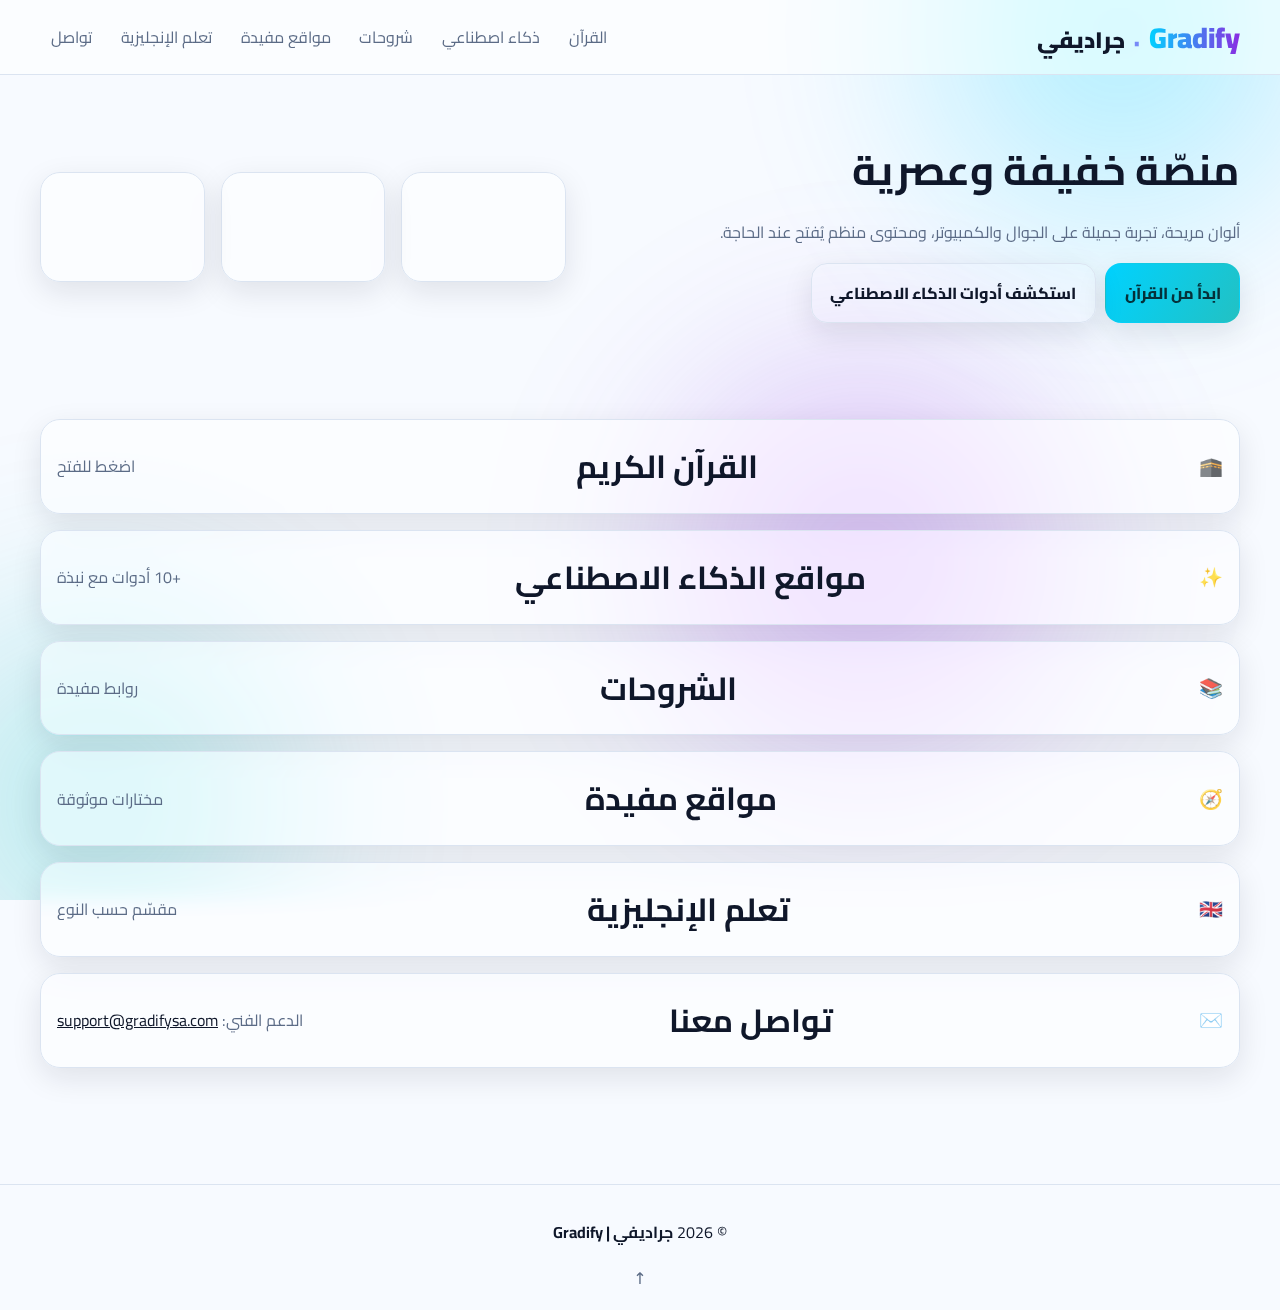
<file: index_single_full_v3_4.html>
<!doctype html>
<html lang="ar" dir="rtl">
<head>
<meta charset="utf-8">
<meta name="viewport" content="width=device-width, initial-scale=1, viewport-fit=cover">
<title>جراديفي | Gradify — موقع موحّد (ملف واحد)</title>
<link href="https://fonts.googleapis.com/css2?family=Cairo:wght@300;400;700;900&display=swap" rel="stylesheet">
<style>
:root{--bg:#f7faff;--ink:#0f172a;--muted:#5b6b86;--brand:#22c1c3;--brand2:#8a2be2;--brand3:#00d2ff;--card:#fff;--ring:#dbe4f1;--glass:rgba(255,255,255,.55);--shadow:0 10px 30px rgba(17,24,39,.10)}
@media (prefers-color-scheme: dark){
  :root{--bg:#0b1220;--ink:#e6eefc;--muted:#aab7d4;--card:#0f162a;--ring:#1f2a44;--glass:rgba(14,22,41,.55);--shadow:0 10px 30px rgba(0,0,0,.35)}
}
html{scroll-behavior:smooth}
*,*::before,*::after{box-sizing:border-box}
body{margin:0;font-family:'Cairo',system-ui,-apple-system,Segoe UI,Roboto,Arial,sans-serif;background:var(--bg);color:var(--ink);line-height:1.9;font-size:16px;overflow-x:hidden}
.container{width:100%;max-width:1200px;margin-inline:auto;padding-inline:clamp(16px,4vw,28px)}
.header{position:sticky;top:0;z-index:60;background:var(--glass);backdrop-filter:blur(10px) saturate(140%);border-bottom:1px solid var(--ring)}
.header-wrap{display:flex;gap:1rem;align-items:center;justify-content:space-between;padding:.6rem 0}
.brand-link{display:flex;align-items:baseline;gap:.5rem;text-decoration:none}
.brand-en{font-weight:900;font-size:clamp(1.25rem,4vw,1.8rem);background:linear-gradient(90deg,var(--brand3),var(--brand2));-webkit-background-clip:text;background-clip:text;color:transparent}
.brand-sep{opacity:.45}
.brand-ar{font-weight:900;font-size:clamp(1rem,3vw,1.4rem);color:var(--ink)}
.nav{display:flex;gap:.4rem;flex-wrap:wrap}
.nav a{color:var(--muted);text-decoration:none;padding:.4rem .7rem;border-radius:12px}
.nav a:hover{background:rgba(34,193,195,.15)}
.aura{position:fixed;inset:0;pointer-events:none;z-index:-1;overflow:hidden}
.aura .a1,.aura .a2,.aura .a3{position:absolute;width:45vmax;height:45vmax;filter:blur(80px);opacity:.35;border-radius:50%}
.aura .a1{background:radial-gradient(closest-corner,var(--brand3),transparent 70%);top:-20vmax;inset-inline-start:-10vmax}
.aura .a2{background:radial-gradient(closest-corner,var(--brand),transparent 70%);bottom:-15vmax;inset-inline-end:-15vmax}
.aura .a3{background:radial-gradient(closest-corner,var(--brand2),transparent 70%);top:30%;inset-inline:10%}
.hero{padding:clamp(24px,6vw,56px) 0}
.hero-inner{display:grid;grid-template-columns:1.1fr .9fr;gap:clamp(1rem,3vw,2rem);align-items:center}
@media (max-width:900px){.hero-inner{grid-template-columns:1fr}}
.hero h1{margin:0 0 .45rem;font-size:clamp(1.8rem,4.8vw,2.6rem)}
.lead{margin:0;color:var(--muted)}
.cta{display:flex;gap:.6rem;flex-wrap:wrap;margin-top:1rem}
.btn{display:inline-block;padding:.85rem 1.15rem;border-radius:16px;border:1px solid var(--ring);background:var(--card);color:var(--ink);text-decoration:none;box-shadow:var(--shadow);font-weight:800}
.btn.primary{background:linear-gradient(120deg,var(--brand3),var(--brand));color:#05313a;border-color:transparent}
.btn.small{padding:.55rem .8rem}
.btn.ghost{background:transparent}
.hero-cards{display:grid;grid-template-columns:repeat(3,1fr);gap:1rem}
.hc{height:110px;border-radius:20px}
.glass{background:var(--glass);backdrop-filter:blur(10px) saturate(140%);border:1px solid var(--ring);box-shadow:var(--shadow)}
.main{padding:clamp(20px,4.5vw,40px) 0 100px}
.section-acc{border-radius:20px;margin:0 0 16px;overflow:hidden}
summary{list-style:none}summary::-webkit-details-marker{display:none}
.section-acc>summary{cursor:pointer;padding:1rem 1rem;display:flex;align-items:center}
.section-acc[open]>summary{border-bottom:1px solid var(--ring)}
.s-head{display:flex;align-items:center;gap:.9rem;justify-content:space-between;width:100%}
.s-icon{font-size:1.2rem;opacity:.85}
.s-head h2{margin:0;font-size:clamp(1.2rem,4.8vw,2rem)}
.hint{color:var(--muted);white-space:nowrap}
.section-body{padding:1rem 1rem 1.2rem}
.sub{margin:.2rem 0 .7rem}
.muted{color:var(--muted)}
.grid{display:grid;gap:1rem;grid-template-columns:repeat(auto-fit,minmax(240px,1fr))}
.grid.two{grid-template-columns:1.1fr .9fr}
@media (max-width:980px){.grid.two{grid-template-columns:1fr}}
.card{border-radius:16px;padding:1rem;border:1px solid var(--ring);background:var(--card);box-shadow:var(--shadow)}
.field,select,input,button,textarea{font-size:16px}
.field{inline-size:min(420px,100%);padding:.8rem 1rem;border-radius:12px;border:1px solid var(--ring);background:#fff;color:#111}
.row{display:flex;gap:.6rem;flex-wrap:wrap}
.toolbar{display:flex;gap:.6rem;flex-wrap:wrap;align-items:center;margin:.7rem 0 1rem}
.surahs{display:grid;gap:1rem;grid-template-columns:repeat(auto-fit,minmax(240px,1fr))}
.surah{display:flex;align-items:center;gap:.9rem;border:1px solid var(--ring);border-radius:14px;padding:.9rem 1rem;background:linear-gradient(180deg,rgba(34,193,195,.10),rgba(255,255,255,.85))}
@media (prefers-color-scheme: dark){.surah{background:linear-gradient(180deg,rgba(34,193,195,.18),rgba(16,24,40,.25))}}
.surah .num{width:44px;height:44px;border-radius:12px;display:grid;place-items:center;background:linear-gradient(135deg,var(--brand3),var(--brand2));color:#fff;font-weight:900}
.surah .meta small{color:var(--muted)}
.surah .play{margin-inline-start:auto}
.footer{border-top:1px solid var(--ring);padding:1rem 0;text-align:center}
.to-top{color:var(--muted);text-decoration:none}
.email{color:var(--ink);text-decoration:underline}
.email:hover{opacity:.85}
</style>
</head>
<body id="top">
<header class="header">
  <div class="container header-wrap">
    <a class="brand-link" href="#top"><span class="brand-en">Gradify</span><span class="brand-sep">•</span><span class="brand-ar">جراديفي</span></a>
    <nav class="nav">
      <a data-open="#sec-quran" href="#sec-quran">القرآن</a>
      <a data-open="#sec-ai" href="#sec-ai">ذكاء اصطناعي</a>
      <a data-open="#sec-tuts" href="#sec-tuts">شروحات</a>
      <a data-open="#sec-useful" href="#sec-useful">مواقع مفيدة</a>
      <a data-open="#sec-english" href="#sec-english">تعلم الإنجليزية</a>
      <a data-open="#sec-contact" href="#sec-contact">تواصل</a>
    </nav>
  </div>
</header>

<div class="aura"><span class="a1"></span><span class="a2"></span><span class="a3"></span></div>

<section class="hero container">
  <div class="hero-inner">
    <div class="hero-text">
      <h1>منصّة خفيفة وعصرية</h1>
      <p class="lead">ألوان مريحة، تجربة جميلة على الجوال والكمبيوتر، ومحتوى منظم يُفتح عند الحاجة.</p>
      <div class="cta">
        <a class="btn primary" href="#sec-quran" data-open="#sec-quran">ابدأ من القرآن</a>
        <a class="btn ghost" href="#sec-ai" data-open="#sec-ai">استكشف أدوات الذكاء الاصطناعي</a>
      </div>
    </div>
    <div class="hero-cards" aria-hidden="true">
      <div class="hc glass"></div><div class="hc glass"></div><div class="hc glass"></div>
    </div>
  </div>
</section>

<main id="content" class="container main">
  <details id="sec-quran" class="section-acc glass">
    <summary><div class="s-head"><div class="s-icon">🕋</div><h2>القرآن الكريم</h2><span class="hint">اضغط للفتح</span></div></summary>
    <div class="section-body">
      <p class="muted">اختر قارئًا وسورة للتشغيل (روابط MP3 مباشرة). فيها بحث داخلي للسور.</p>
      <div class="toolbar">
        <select id="reciterSelect" class="field"></select>
        <input id="surahSearch" class="field" type="search" placeholder="بحث داخل السور (اسم/رقم)">
      </div>
      <div id="surahList" class="surahs" aria-live="polite"></div>
    </div>
  </details>

  <details id="sec-ai" class="section-acc glass">
    <summary><div class="s-head"><div class="s-icon">✨</div><h2>مواقع الذكاء الاصطناعي</h2><span class="hint">+10 أدوات مع نبذة</span></div></summary>
    <div class="section-body"><div id="aiGrid" class="grid cards"></div></div>
  </details>

  <details id="sec-tuts" class="section-acc glass">
    <summary><div class="s-head"><div class="s-icon">📚</div><h2>الشروحات</h2><span class="hint">روابط مفيدة</span></div></summary>
    <div class="section-body"><div id="tutorialsGrid" class="grid cards"></div></div>
  </details>

  <details id="sec-useful" class="section-acc glass">
    <summary><div class="s-head"><div class="s-icon">🧭</div><h2>مواقع مفيدة</h2><span class="hint">مختارات موثوقة</span></div></summary>
    <div class="section-body"><div id="usefulGrid" class="grid cards"></div></div>
  </details>

  <details id="sec-english" class="section-acc glass">
    <summary><div class="s-head"><div class="s-icon">🇬🇧</div><h2>تعلم الإنجليزية</h2><span class="hint">مقسّم حسب النوع</span></div></summary>
    <div class="section-body">
      <h3 class="sub">1) الاستماع</h3><div id="engListen" class="grid cards"></div>
      <h3 class="sub">2) التحدث</h3><div id="engSpeak" class="grid cards"></div>
      <h3 class="sub">3) بودكاست</h3><div id="engPod" class="grid cards"></div>
      <h3 class="sub">4) مواقع شاملة</h3><div id="engAll" class="grid cards"></div>
      <h3 class="sub">5) مواقع مدفوعة تستحق</h3><div id="engPaid" class="grid cards"></div>
    </div>
  </details>

  <details id="sec-contact" class="section-acc glass">
    <summary><div class="s-head"><div class="s-icon">✉️</div><h2>تواصل معنا</h2><span class="hint">الدعم الفني: <a class="email" href="mailto:support@gradifysa.com">support@gradifysa.com</a></span></div></summary>
    <div class="section-body">
      <div class="grid two">
        <div class="card glass">
          <h3>نموذج الاتصال</h3>
          <form id="contactForm" class="form" action="https://formspree.io/f/myzbrgpb" method="POST" novalidate>
            <input class="field" type="text" name="name" placeholder="الاسم الكامل" required>
            <input class="field" type="email" name="email" placeholder="بريدك الإلكتروني" required>
            <input class="field" type="text" name="subject" placeholder="الموضوع" required>
            <textarea class="field" name="message" rows="6" placeholder="اكتب رسالتك هنا..." required></textarea>
            <label style="display:flex;align-items:center;gap:.5rem;margin:.3rem 0">
              <input id="agree" type="checkbox" required> <span>أوافق على إرسال هذه البيانات لغرض التواصل</span>
            </label>
            <input type="text" name="hp" id="hp" style="display:none" tabindex="-1" autocomplete="off">
            <input type="hidden" name="loaded_at" id="loaded_at" value="">
            <div class="row" style="gap:.6rem"><button id="submitBtn" class="btn primary" type="submit">إرسال</button></div>
            <div id="messageStatus" class="muted" role="status" aria-live="polite" style="margin-top:.4rem"></div>
          </form>
        </div>
        <div class="card glass">
          <h3>الدعم الفني</h3>
          <p>راسلنا على: <a class="email" href="mailto:support@gradifysa.com">support@gradifysa.com</a><br>نرد عادة خلال 24 ساعة.</p>
        </div>
      </div>
    </div>
  </details>
</main>

<footer class="footer">
  <div class="container">
    <p>© <span id="year"></span> <strong>جراديفي | Gradify</strong></p>
    <a class="to-top" href="#top">↑</a>
  </div>
</footer>

<script>
document.addEventListener('DOMContentLoaded', () => {
  const y=document.getElementById('year'); if(y) y.textContent=new Date().getFullYear();

  // Quran demo
  const reciters=[
    {id:'abdelbasset',name:'الشيخ عبدالباسط (مجود)',base:'https://download.quranicaudio.com/quran/abdul_basit/mujawwad/'},
    {id:'alafasy',name:'الشيخ مشاري العفاسي',base:'https://server12.mp3quran.net/afs/'}
  ];
  const reciterSelect=document.getElementById('reciterSelect');
  const surahSearch=document.getElementById('surahSearch');
  const surahList=document.getElementById('surahList');
  const surahNames=['الفاتحة','البقرة','آل عمران','النساء','المائدة','الأنعام','الأعراف','الأنفال','التوبة','يونس','هود','يوسف','الرعد','إبراهيم','الحجر','النحل','الإسراء','الكهف','مريم','طه','الأنبياء','الحج','المؤمنون','النور','الفرقان','الشعراء','النمل','القصص','العنكبوت','الروم','لقمان','السجدة','الأحزاب','سبأ','فاطر','يس','الصافات','ص','الزمر','غافر','فصلت','الشورى','الزخرف','الدخان','الجاثية','الأحقاف','محمد','الفتح','الحجرات','ق','الذاريات','الطور','النجم','القمر','الرحمن','الواقعة','الحديد','المجادلة','الحشر','الممتحنة','الصف','الجمعة','المنافقون','التغابن','الطلاق','التحريم','الملك','القلم','الحاقة','المعارج','نوح','الجن','المزمل','المدثر','القيامة','الإنسان','المرسلات','النبأ','النازعات','عبس','التكوير','الإنفطار','المطففين','الانشقاق','البروج','الطارق','الأعلى','الغاشية','الفجر','البلد','الشمس','الليل','الضحى','الشرح','التين','العلق','القدر','البينة','الزلزلة','العاديات','القارعة','التكاثر','العصر','الهمزة','الفيل','قريش','الماعون','الكوثر','الكافرون','النصر','المسد','الإخلاص','الفلق','الناس'];
  const two=n=>String(n).padStart(3,'0');
  function buildReciters(){reciters.forEach(r=>{const o=document.createElement('option');o.value=r.id;o.textContent=r.name;reciterSelect.appendChild(o)});reciterSelect.value=reciters[0].id;renderSurahs();}
  function current(){return reciters.find(r=>r.id===reciterSelect.value)||reciters[0]}
  function renderSurahs(){
    surahList.innerHTML='';
    const r=current(); const term=(surahSearch.value||'').trim();
    surahNames.forEach((name,i)=>{
      const num=i+1; if(term && !(name.includes(term)||String(num).includes(term))) return;
      const url=r.base+two(num)+'.mp3';
      const d=document.createElement('div'); d.className='surah';
      d.innerHTML=`<div class="num">${String(num).padStart(2,'0')}</div>
                   <div class="meta"><strong>${name}</strong><br><small>${r.name}</small></div>
                   <audio class="play" controls preload="none" src="${url}"></audio>`;
      surahList.appendChild(d);
    });
  }
  reciterSelect.addEventListener('change',renderSurahs);
  surahSearch.addEventListener('input',renderSurahs);
  buildReciters();

  // AI / Useful / Tutorials / English
  const aiTools=[
    {title:'ChatGPT',url:'https://chat.openai.com',desc:'مساعد ذكي للمحادثة والبرمجة.'},
    {title:'Claude',url:'https://claude.ai',desc:'محادث آمن بفهم عميق.'},
    {title:'Perplexity',url:'https://www.perplexity.ai',desc:'بحث ذكي مع مصادر.'},
    {title:'Midjourney',url:'https://www.midjourney.com',desc:'توليد صور بالنص.'},
    {title:'Leonardo',url:'https://leonardo.ai',desc:'مولد صور احترافي.'},
    {title:'Runway',url:'https://runwayml.com',desc:'فيديو وذكاء اصطناعي.'},
    {title:'Codeium',url:'https://codeium.com',desc:'مكمل كود مجاني.'},
    {title:'GitHub Copilot',url:'https://github.com/features/copilot',desc:'مساعد برمجي داخل VS Code.'},
    {title:'Notion AI',url:'https://www.notion.so/product/ai',desc:'مساعدة وتلخيص داخل Notion.'},
    {title:'Tome',url:'https://tome.app',desc:'عروض تقديمية تلقائية.'},
    {title:'ElevenLabs',url:'https://elevenlabs.io',desc:'نص إلى صوت واقعي.'},
    {title:'Descript',url:'https://www.descript.com',desc:'تحرير صوت/فيديو.'}
  ];
  const useful=[
    {title:'Archive.org',url:'https://archive.org',desc:'أرشيف الكتب والملفات.'},
    {title:'Libgen',url:'https://libgen.li',desc:'محرك بحث للكتب.'},
    {title:'Unsplash',url:'https://unsplash.com',desc:'صور مجانية عالية الجودة.'},
    {title:'TinyPNG',url:'https://tinypng.com',desc:'ضغط الصور بجودة ممتازة.'},
    {title:'Remove.bg',url:'https://remove.bg',desc:'إزالة الخلفية آليًا.'},
    {title:'Canva',url:'https://www.canva.com',desc:'تصميم سريع.'}
  ];
  const tuts=[
    {title:'رفع موقعك على GitHub Pages',url:'https://pages.github.com',desc:'خطوات بسيطة لنشر HTML.'},
    {title:'أساسيات Tailwind CSS',url:'https://tailwindcss.com/docs',desc:'مرجع للأدوات.'},
    {title:'تعلم Git بسرعة',url:'https://learngitbranching.js.org',desc:'تدريب تفاعلي.'}
  ];
  const eng={
    listen:[
      {title:'BBC Learning English',url:'https://www.bbc.co.uk/learningenglish',desc:'مقاطع يومية وتمارين.'},
      {title:'VOA Learning English',url:'https://learningenglish.voanews.com',desc:'أخبار مبسطة.'},
      {title:'ELLLO',url:'https://elllo.org',desc:'مكتبة ضخمة للاستماع.'}
    ],
    speak:[
      {title:'TalkEnglish',url:'https://www.talkenglish.com',desc:'حوارات وتمارين نطق.'},
      {title:'YouGlish',url:'https://youglish.com',desc:'نطق من اليوتيوب.'},
      {title:'Elsa Speak (مدفوع)',url:'https://elsaspeak.com',desc:'تدريب نطق بالذكاء الاصطناعي.'}
    ],
    pod:[
      {title:'The English We Speak',url:'https://www.bbc.co.uk/programmes/p02pc9zn/episodes/downloads',desc:'تعبيرات شائعة.'},
      {title:'6 Minute English',url:'https://www.bbc.co.uk/programmes/p02pc9ny/episodes/downloads',desc:'بودكاست قصير.'},
      {title:'All Ears English',url:'https://www.allearsenglish.com',desc:'محادثات عملية.'}
    ],
    all:[
      {title:'Duolingo',url:'https://www.duolingo.com',desc:'تعلم مجاني تدريجي.'},
      {title:'Lingoda (مدفوع)',url:'https://www.lingoda.com',desc:'حصص مباشرة.'},
      {title:'Coursera English',url:'https://www.coursera.org',desc:'كورسات وشهادات.'}
    ],
    paid:[
      {title:'Udemy English',url:'https://www.udemy.com/courses/language/english',desc:'دورات رخيصة وقت العروض.'},
      {title:'Cambly',url:'https://www.cambly.com',desc:'محادثة مع متحدثين أصليين.'},
      {title:'italki',url:'https://www.italki.com',desc:'دروس واحد-لواحد.'}
    ]
  };
  const cardHTML=i=>`<article class="card"><h3>${i.title}</h3><p>${i.desc||''}</p><a class="btn small" href="${i.url}" target="_blank" rel="noopener">زيارة</a></article>`;
  const fillGrid=(id,list)=>{const el=document.getElementById(id); if(!el) return; el.innerHTML=list.map(cardHTML).join('')};
  fillGrid('aiGrid',aiTools); fillGrid('usefulGrid',useful); fillGrid('tutorialsGrid',tuts);
  fillGrid('engListen',eng.listen); fillGrid('engSpeak',eng.speak); fillGrid('engPod',eng.pod); fillGrid('engAll',eng.all); fillGrid('engPaid',eng.paid);

  // Contact via Formspree
  const tsInput=document.getElementById('loaded_at'); if(tsInput) tsInput.value=String(Date.now());
  const form=document.getElementById('contactForm'), submitBtn=document.getElementById('submitBtn'), messageStatus=document.getElementById('messageStatus'), agree=document.getElementById('agree');
  form.addEventListener('submit', async (e)=>{
    e.preventDefault();
    if(!agree.checked){messageStatus.textContent='يرجى الموافقة على إرسال البيانات.';return;}
    if(!form.checkValidity()){messageStatus.textContent='تحقق من الحقول المطلوبة.';return;}
    const honey=document.getElementById('hp'); const loaded=parseInt((tsInput&&tsInput.value)||'0',10);
    if(honey&&honey.value.trim()!==''){messageStatus.textContent='تم رفض الإرسال.';return;}
    if(Date.now()-loaded<3000){messageStatus.textContent='يرجى الانتظار لحظة ثم حاول مرة أخرى.';return;}
    submitBtn.disabled=true; const original=submitBtn.textContent; submitBtn.textContent='جاري الإرسال...';
    try{
      const res=await fetch('https://formspree.io/f/myzbrgpb',{method:'POST',headers:{'Accept':'application/json'},body:new FormData(form)});
      if(res.ok){messageStatus.textContent='✅ تم إرسال رسالتك بنجاح!'; form.reset(); if(tsInput) tsInput.value=String(Date.now());}
      else{messageStatus.textContent='⚠️ تعذّر الإرسال. حاول لاحقًا.';}
    }catch(_){messageStatus.textContent='❌ خطأ في الشبكة.';}
    finally{submitBtn.disabled=false; submitBtn.textContent=original;}
  });

  // Open section when clicking nav CTA
  document.querySelectorAll('[data-open]').forEach(a=>a.addEventListener('click',()=>{
    const sel=a.getAttribute('data-open'); const d=sel&&document.querySelector(sel);
    if(d){ d.open=true; setTimeout(()=>d.scrollIntoView({behavior:'smooth',block:'start'}),40); }
  }));
});
</script>
</body>
</html>
</file>
